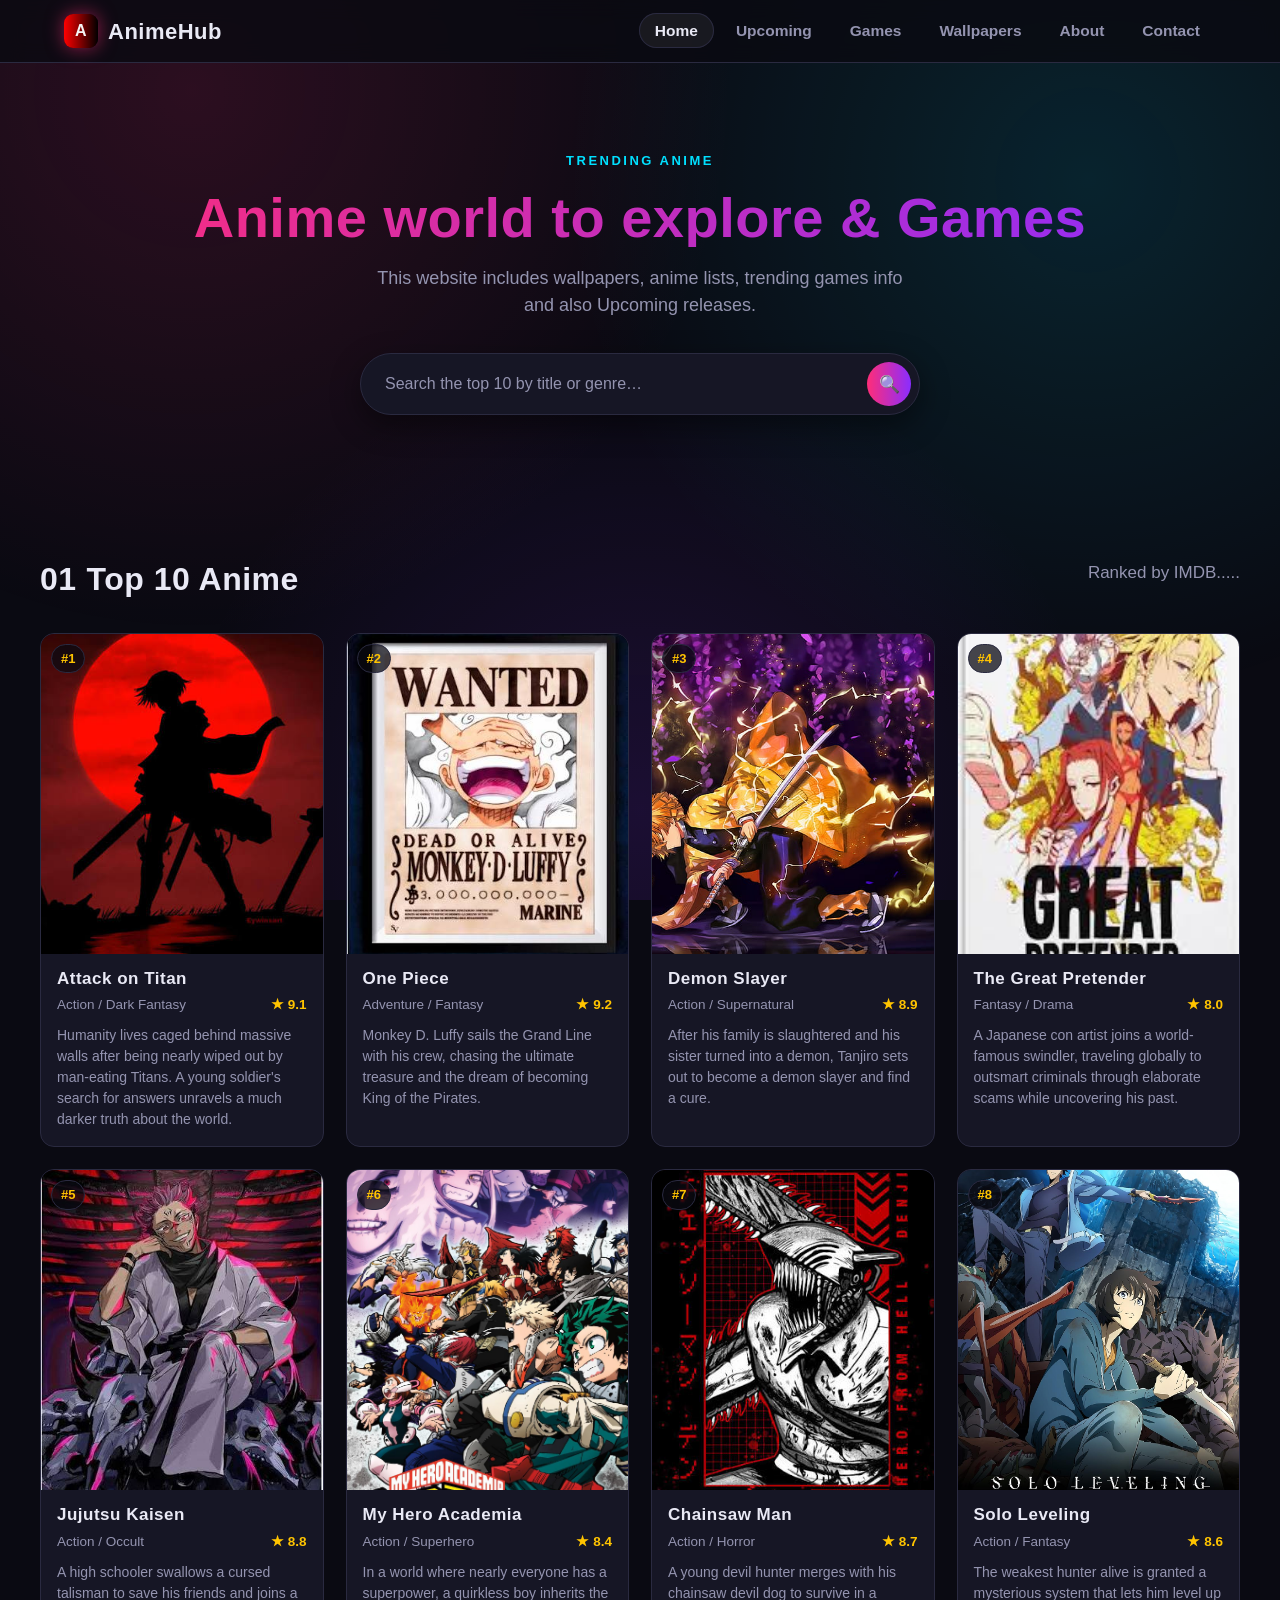
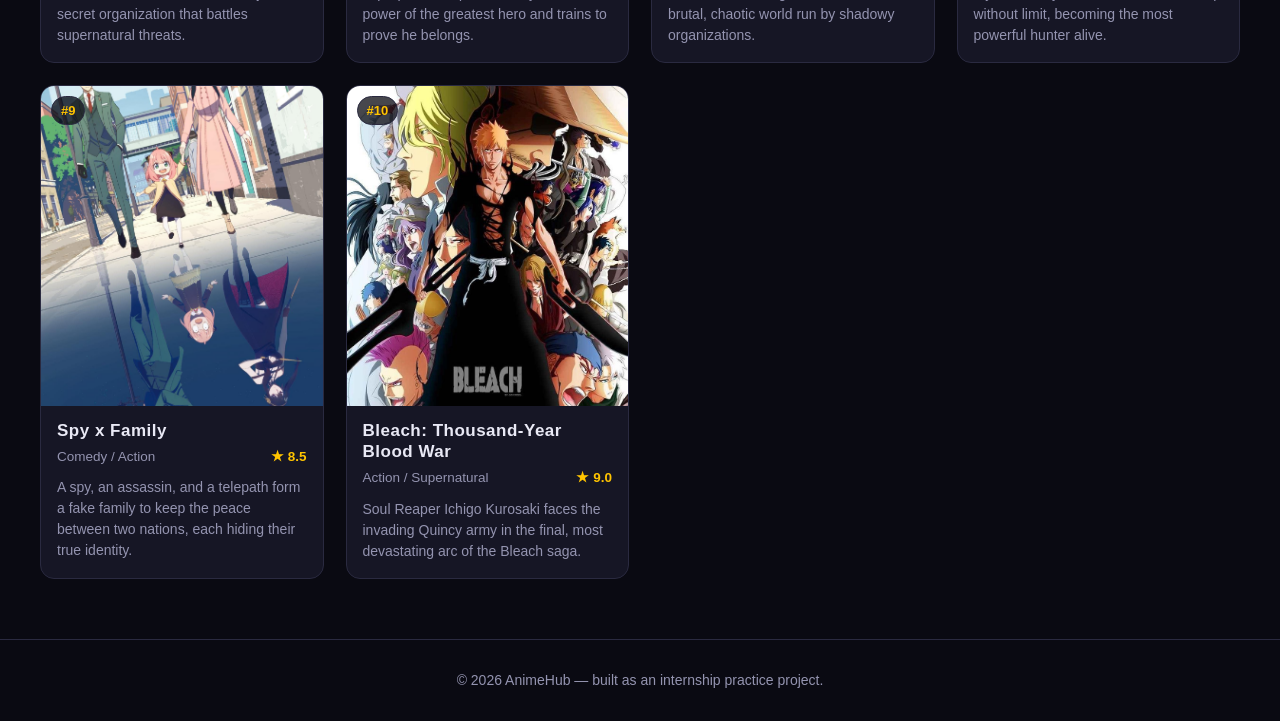
<file: index.html>
<!DOCTYPE html>
<html lang="en">
<head>
<meta charset="UTF-8">
<meta name="viewport" content="width=device-width, initial-scale=1.0">
<title>AnimeHub — Top 10 Anime, Wallpapers &amp; Games</title>
<link rel="stylesheet" href="css/style.css">
</head>
<body>
<!-- Splash Screen -->
<div id="splash-screen">
    <img src="loading.jpg" alt="AnimeHub Loading">

    <div class="splash-content">
        <h1>ANIMEHUB</h1>
        <p>Entering the anime world...</p>

        <div class="loading-bar">
            <div class="loading-progress"></div>
        </div>
    </div>
</div>
<div id="website-content">

  <nav class="navbar">
    <div class="nav-inner">
      <a href="index.html" class="brand"><span class="logo-mark">A</span>AnimeHub</a>
    <ul class="nav-links">
      <li><a href="index.html" class="active">Home</a></li>
      <li><a href="upcoming.html">Upcoming</a></li>
      <li><a href="games.html">Games</a></li>
      <li><a href="wallpapers.html">Wallpapers</a></li>
      <li><a href="about.html">About</a></li>
      <li><a href="contact.html">Contact</a></li>
    </ul>
  </div>
</nav>

<header class="hero container">
  <span class="eyebrow">Trending Anime</span>
  <h1>Anime world to explore &amp; Games</h1>
  <p>This website includes wallpapers, anime lists, trending games info and also Upcoming releases.</p>

  <div class="search-wrap">
    <input type="text" id="search-input" placeholder="Search the top 10 by title or genre…" onkeyup="searchAnime()">
    <button type="button"
    onclick="searchAnime()"
    aria-label="Search">🔍
  </button>
</div>
</header>

<section class="section container">
  <div class="section-head">
    <div>
      <h2><span class="num">01</span>Top 10 Anime</h2>
    </div>
    <p class="section-sub">Ranked by IMDB.....</p>
  </div>
  
  <div class="grid" id="top-anime-grid">
    
    <div class="card">
      <span class="rank">#1</span>
      <div class="poster-wrap"><img src="images/posters/image1.jpg" alt="Attack on Titan poster"></div>
      <div class="info">
        <h3>Attack on Titan</h3>
        <div class="meta">
          <span class="genre">Action / Dark Fantasy</span>
          <span class="rating">★ 9.1</span>
        </div>
        <p class="desc">Humanity lives caged behind massive walls after being nearly wiped out by man-eating Titans. A young soldier's search for answers unravels a much darker truth about the world.</p>
      </div>
    </div>
    <div class="card">
      <span class="rank">#2</span>
      <div class="poster-wrap">
        <a href="https://www.youtube.com/watch?v=A439AEWTJd8&list=RDA439AEWTJd8&start_radio=1" target="_blank">
        <img src="images/posters/images4.jpg" alt="One Piece poster">
    </a>  
      </div>
      <div class="info">
        <h3>One Piece</h3>
        <div class="meta">
          <span class="genre">Adventure / Fantasy</span>
          <span class="rating">★ 9.2</span>
        </div>
        <p class="desc">Monkey D. Luffy sails the Grand Line with his crew, chasing the ultimate treasure and the dream of becoming King of the Pirates.</p>
      </div>
    </div>

    <div class="card">
      <span class="rank">#3</span>
      <div class="poster-wrap"><img src="images/posters/images2.jpg" alt="Demon Slayer poster"></div>
      <div class="info">
        <h3>Demon Slayer</h3>
        <div class="meta">
          <span class="genre">Action / Supernatural</span>
          <span class="rating">★ 8.9</span>
        </div>
        <p class="desc">After his family is slaughtered and his sister turned into a demon, Tanjiro sets out to become a demon slayer and find a cure.</p>
      </div>
    </div>
    <div class="card">
      <span class="rank">#4</span>
      <div class="poster-wrap">
        <a href="https://www.youtube.com/shorts/-Dv1zYAiJV8" alt="blank" target="_blank">
          <img src="images/posters/images7.jpg" alt="Frieren poster"></div>
        </a>
      <div class="info">
        <h3>The Great Pretender</h3>
        <div class="meta">
          <span class="genre">Fantasy / Drama</span>
          <span class="rating">★ 8.0</span>
        </div>
        <p class="desc">A Japanese con artist joins a world-famous swindler, traveling globally to outsmart criminals through elaborate scams while uncovering his past.</p>
      </div>
    </div>
    
    <div class="card">
      <span class="rank">#5</span>
      <div class="poster-wrap"><img src="images/posters/images3.jpg" alt="Jujutsu Kaisen poster"></div>
      <div class="info">
        <h3>Jujutsu Kaisen</h3>
        <div class="meta">
          <span class="genre">Action / Occult</span>
          <span class="rating">★ 8.8</span>
        </div>
        <p class="desc">A high schooler swallows a cursed talisman to save his friends and joins a secret organization that battles supernatural threats.</p>
      </div>
    </div>


    <div class="card">
      <span class="rank">#6</span>
      <div class="poster-wrap"><img src="images/posters/images5.jpg" alt="My Hero Academia poster"></div>
      <div class="info">
        <h3>My Hero Academia</h3>
        <div class="meta">
          <span class="genre">Action / Superhero</span>
          <span class="rating">★ 8.4</span>
        </div>
        <p class="desc">In a world where nearly everyone has a superpower, a quirkless boy inherits the power of the greatest hero and trains to prove he belongs.</p>
      </div>
    </div>

    <div class="card">
      <span class="rank">#7</span>
      <div class="poster-wrap"><img src="images/posters/images6.jpg" alt="Chainsaw Man poster"></div>
      <div class="info">
        <h3>Chainsaw Man</h3>
        <div class="meta">
          <span class="genre">Action / Horror</span>
          <span class="rating">★ 8.7</span>
        </div>
        <p class="desc">A young devil hunter merges with his chainsaw devil dog to survive in a brutal, chaotic world run by shadowy organizations.</p>
      </div>
    </div>


    <div class="card">
      <span class="rank">#8</span>
      <div class="poster-wrap"><img src="images/posters/anime8.jpg" alt="Solo Leveling poster"></div>
      <div class="info">
        <h3>Solo Leveling</h3>
        <div class="meta">
          <span class="genre">Action / Fantasy</span>
          <span class="rating">★ 8.6</span>
        </div>
        <p class="desc">The weakest hunter alive is granted a mysterious system that lets him level up without limit, becoming the most powerful hunter alive.</p>
      </div>
    </div>

    <div class="card">
      <span class="rank">#9</span>
      <div class="poster-wrap"><img src="images/posters/images9.jpg" alt="Spy x Family poster"></div>
      <div class="info">
        <h3>Spy x Family</h3>
        <div class="meta">
          <span class="genre">Comedy / Action</span>
          <span class="rating">★ 8.5</span>
        </div>
        <p class="desc">A spy, an assassin, and a telepath form a fake family to keep the peace between two nations, each hiding their true identity.</p>
      </div>
    </div>
    
    <div class="card">
      <span class="rank">#10</span>
      <div class="poster-wrap"><img src="images/posters/images10.jpg" alt="Bleach poster"></div>
      <div class="info">
        <h3>Bleach: Thousand-Year Blood War</h3>
        <div class="meta">
          <span class="genre">Action / Supernatural</span>
          <span class="rating">★ 9.0</span>
        </div>
        <p class="desc">Soul Reaper Ichigo Kurosaki faces the invading Quincy army in the final, most devastating arc of the Bleach saga.</p>
      </div>
    </div>
  </div>
</section>

<footer>
  <div class="container">© 2026 AnimeHub — built as an internship practice project.</div>
</footer>

</div>
<script src="js/search.js"></script>
</body>
</html>
</file>
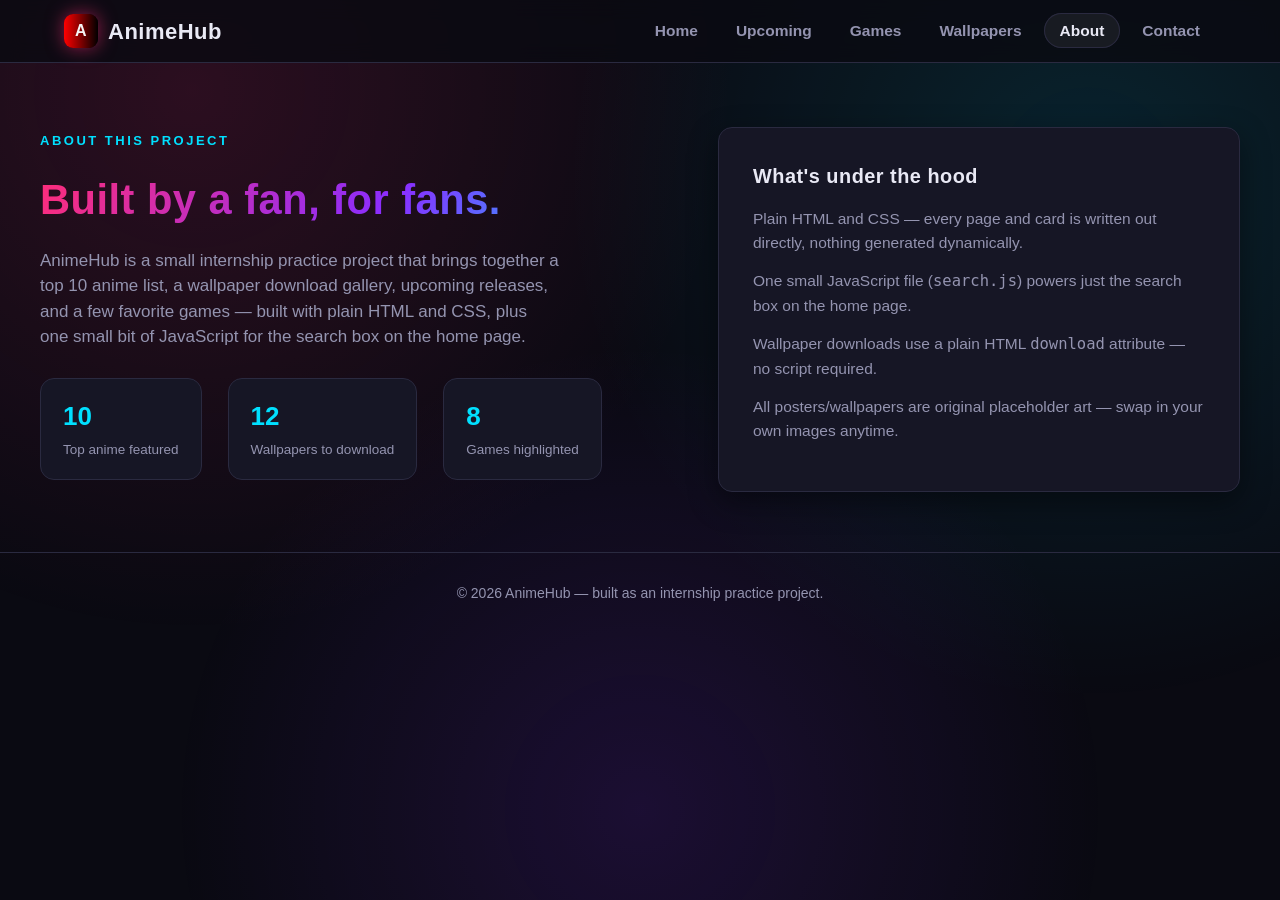
<file: about.html>
<!DOCTYPE html>
<html lang="en">
<head>
<meta charset="UTF-8">
<meta name="viewport" content="width=device-width, initial-scale=1.0">
<title>About — AnimeHub</title>
<link rel="stylesheet" href="css/style.css">
</head>
<body>

<nav class="navbar">
  <div class="nav-inner">
    <a href="index.html" class="brand"><span class="logo-mark">A</span>AnimeHub</a>
    <ul class="nav-links">
      <li><a href="index.html">Home</a></li>
      <li><a href="upcoming.html">Upcoming</a></li>
      <li><a href="games.html">Games</a></li>
      <li><a href="wallpapers.html">Wallpapers</a></li>
      <li><a href="about.html" class="active">About</a></li>
      <li><a href="contact.html">Contact</a></li>
    </ul>
  </div>
</nav>

<section class="section container" style="padding-top:64px;">
  <div class="about-grid">
    <div>
      <span class="eyebrow">About This Project</span>
      <h1 style="font-size:clamp(1.8rem,4vw,2.6rem);
       background:var(--grad);
        -webkit-background-clip:text;
         background-clip:text;
          color:transparent;
           margin-bottom:16px;">
           Built by a fan, for fans.
      </h1>
      <p style="color:var(--muted);
       font-size:17px;
        max-width:520px;">
        
        AnimeHub is a small internship practice project that brings together a top 10 anime list, a wallpaper
        download gallery, upcoming releases, and a few favorite games — built with plain HTML and CSS, plus
        one small bit of JavaScript for the search box on the home page.
      </p>
      <div class="stat-row">
        <div class="stat"><b>10</b><span>Top anime featured</span></div>
        <div class="stat"><b>12</b><span>Wallpapers to download</span></div>
        <div class="stat"><b>8</b><span>Games highlighted</span></div>
      </div>
    </div>
    <div class="form-card">
      <h3 style="margin-bottom:14px;">What's under the hood</h3>
      <p style="color:var(--muted); font-size:15.5px; 
      margin-bottom:10px;">
      Plain HTML and CSS — every page and card is written out directly, nothing generated dynamically.</p>
      <p style="color:var(--muted); font-size:15.5px;
       margin-bottom:10px;">
       One small JavaScript file (<code>search.js</code>) powers just the search box on the home page.</p>
      <p style="color:var(--muted);
       font-size:15.5px; margin-bottom:10px;">
       Wallpaper downloads use a plain HTML <code>download</code> attribute — no script required.</p>
      <p style="color:var(--muted);
       font-size:15.5px;">
       All posters/wallpapers are original placeholder art — swap in your own images anytime.</p>
    </div>
  </div>
</section>

<footer>
  <div class="container">© 2026 AnimeHub — built as an internship practice project.</div>
</footer>

</body>
</html>
</file>
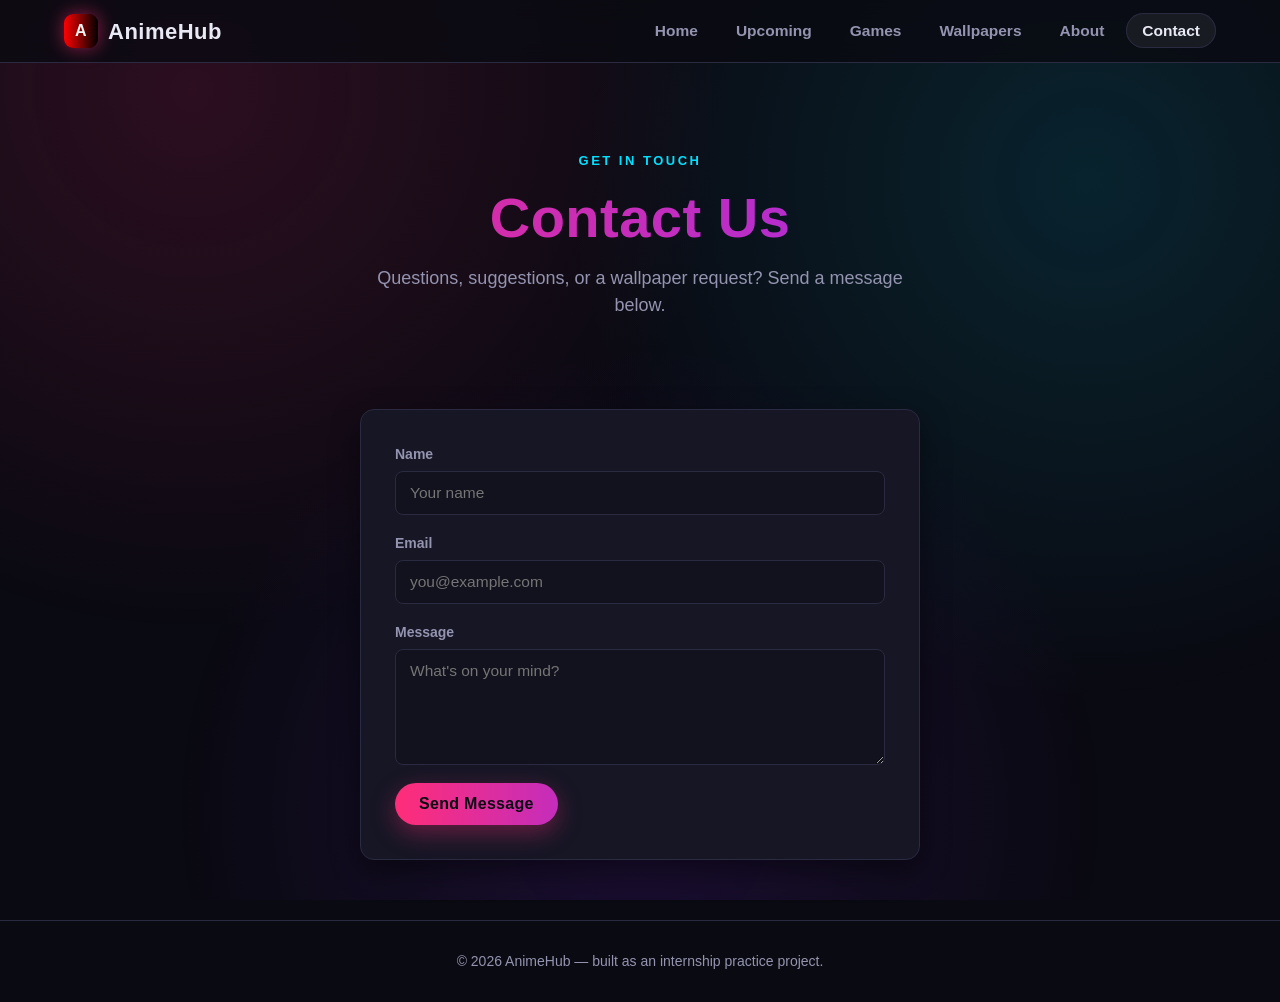
<file: contact.html>
<!DOCTYPE html>
<html lang="en">
<head>
<meta charset="UTF-8">
<meta name="viewport" content="width=device-width, initial-scale=1.0">
<title>Contact — AnimeHub</title>
<link rel="stylesheet" href="css/style.css">
</head>
<body>

<nav class="navbar">
  <div class="nav-inner">
    <a href="index.html" class="brand"><span class="logo-mark">A</span>AnimeHub</a>
    <ul class="nav-links">
      <li><a href="index.html">Home</a></li>
      <li><a href="upcoming.html">Upcoming</a></li>
      <li><a href="games.html">Games</a></li>
      <li><a href="wallpapers.html">Wallpapers</a></li>
      <li><a href="about.html">About</a></li>
      <li><a href="contact.html" class="active">Contact</a></li>
    </ul>
  </div>
</nav>

<header class="hero container">
  <span class="eyebrow">Get In Touch</span>
  <h1>Contact Us</h1>
  <p>Questions, suggestions, or a wallpaper request? Send a message below.</p>
</header>

<section class="section container" style="padding-top:0;">
  <!-- This form opens the user's email app with the message pre-filled.
       No JavaScript or backend server needed. -->
  <form class="form-card" action="mailto:hello@animehub.example" method="post" enctype="text/plain">
    <div class="field">
      <label for="name">Name</label>
      <input type="text" id="name" name="name" placeholder="Your name" required>
    </div>
    <div class="field">
      <label for="email">Email</label>
      <input type="email" id="email" name="email" placeholder="you@example.com" required>
    </div>
    <div class="field">
      <label for="message">Message</label>
      <textarea id="message" name="message" rows="5" placeholder="What's on your mind?" required></textarea>
    </div>
    <button type="submit" class="btn btn-primary">Send Message</button>
  </form>
</section>

<footer>
  <div class="container">© 2026 AnimeHub — built as an internship practice project.</div>
</footer>

</body>
</html>
</file>
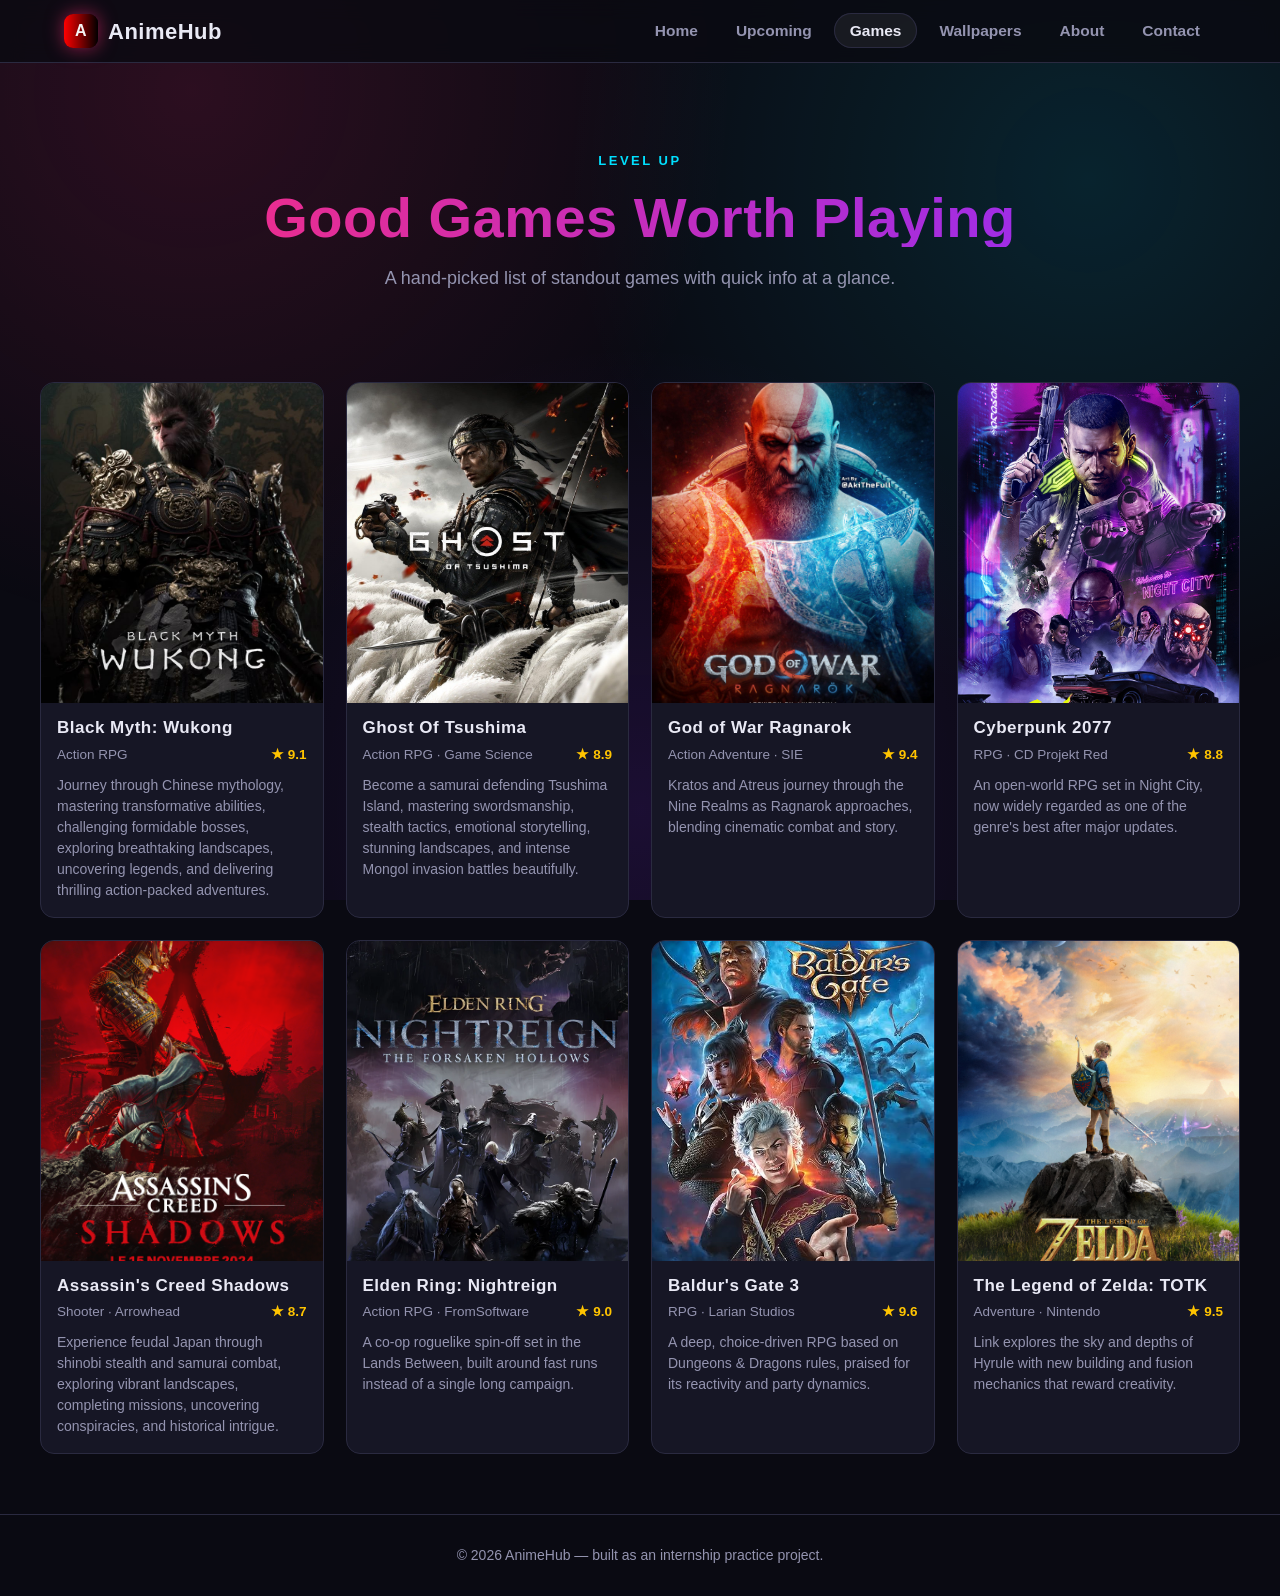
<file: games.html>
<!DOCTYPE html>
<html lang="en">
<head>
<meta charset="UTF-8">
<meta name="viewport" content="width=device-width, initial-scale=1.0">
<title>Games — AnimeHub</title>
<link rel="stylesheet" href="css/style.css">
</head>
<body>

<nav class="navbar">
  <div class="nav-inner">
    <a href="index.html" class="brand"><span class="logo-mark">A</span>AnimeHub</a>
    <ul class="nav-links">
      <li><a href="index.html">Home</a></li>
      <li><a href="upcoming.html">Upcoming</a></li>
      <li><a href="games.html" class="active">Games</a></li>
      <li><a href="wallpapers.html">Wallpapers</a></li>
      <li><a href="about.html">About</a></li>
      <li><a href="contact.html">Contact</a></li>
    </ul>
  </div>
</nav>

<header class="hero container">
  <span class="eyebrow">Level Up</span>
  <h1>Good Games Worth Playing</h1>
  <p>A hand-picked list of standout games with quick info at a glance.</p>
</header>

<section class="section container" style="padding-top:0;">
  <div class="grid">
    <div class="card">
      <div class="poster-wrap"><img src="images/games/game6.jpg" alt="Hades II poster"></div>
      <div class="info">
        <h3>Black Myth: Wukong</h3>
        <div class="meta"><span>Action RPG</span><span class="rating">★ 9.1</span></div>
        <p class="desc"> Journey through Chinese mythology, mastering transformative abilities, challenging formidable bosses, exploring breathtaking landscapes, uncovering legends, and delivering thrilling action-packed adventures.</p>
      </div>
    </div>

    <div class="card">
      <div class="poster-wrap"><img src="images/games/game8.jpg" alt="Black Myth Wukong poster"></div>
      <div class="info">
        <h3>Ghost Of Tsushima</h3>
        <div class="meta"><span>Action RPG · Game Science</span><span class="rating">★ 8.9</span></div>
        <p class="desc">Become a samurai defending Tsushima Island, mastering swordsmanship, stealth tactics, emotional storytelling, stunning landscapes, and intense Mongol invasion battles beautifully.</p>
      </div>
    </div>
    
    <div class="card">
      <div class="poster-wrap"><img src="images/games/game3.jpg" alt="God of War Ragnarok poster"></div>
      <div class="info">
        <h3>God of War Ragnarok</h3>
        <div class="meta"><span>Action Adventure · SIE</span><span class="rating">★ 9.4</span></div>
        <p class="desc">Kratos and Atreus journey through the Nine Realms as Ragnarok approaches, blending cinematic combat and story.</p>
      </div>
    </div>
    
    <div class="card">
      <div class="poster-wrap"><img src="images/games/game5.jpg" alt="Cyberpunk 2077 poster"></div>
      <div class="info">
        <h3>Cyberpunk 2077</h3>
        <div class="meta"><span>RPG · CD Projekt Red</span><span class="rating">★ 8.8</span></div>
        <p class="desc">An open-world RPG set in Night City, now widely regarded as one of the genre's best after major updates.</p>
      </div>
    </div>
    <div class="card">
      <div class="poster-wrap"><img src="images/games/game7.png" alt="Helldivers 2 poster"></div>
      <div class="info">
        <h3> Assassin's Creed Shadows</h3>
        <div class="meta"><span>Shooter · Arrowhead</span><span class="rating">★ 8.7</span></div>
        <p class="desc">Experience feudal Japan through shinobi stealth and samurai combat, exploring vibrant landscapes, completing missions, uncovering conspiracies, and historical intrigue.</p>
      </div>
    </div>
    
    <div class="card">
      <div class="poster-wrap"><img src="images/games/game1.jpg" alt="Elden Ring Nightreign poster"></div>
      <div class="info">
        <h3>Elden Ring: Nightreign</h3>
        <div class="meta"><span>Action RPG · FromSoftware</span><span class="rating">★ 9.0</span></div>
        <p class="desc">A co-op roguelike spin-off set in the Lands Between, built around fast runs instead of a single long campaign.</p>
      </div>
    </div>

    <div class="card">
      <div class="poster-wrap"><img src="images/games/game2.jpg" alt="Baldur's Gate 3 poster"></div>
      <div class="info">
        <h3>Baldur's Gate 3</h3>
        <div class="meta"><span>RPG · Larian Studios</span><span class="rating">★ 9.6</span></div>
        <p class="desc">A deep, choice-driven RPG based on Dungeons &amp; Dragons rules, praised for its reactivity and party dynamics.</p>
      </div>
    </div>


    <div class="card">
      <div class="poster-wrap"><img src="images/games/game4.jpg" alt="Zelda Tears of the Kingdom poster"></div>
      <div class="info">
        <h3>The Legend of Zelda: TOTK</h3>
        <div class="meta"><span>Adventure · Nintendo</span><span class="rating">★ 9.5</span></div>
        <p class="desc">Link explores the sky and depths of Hyrule with new building and fusion mechanics that reward creativity.</p>
      </div>
    </div>



  </div>
</section>

<footer>
  <div class="container">© 2026 AnimeHub — built as an internship practice project.</div>
</footer>

</body>
</html>
</file>
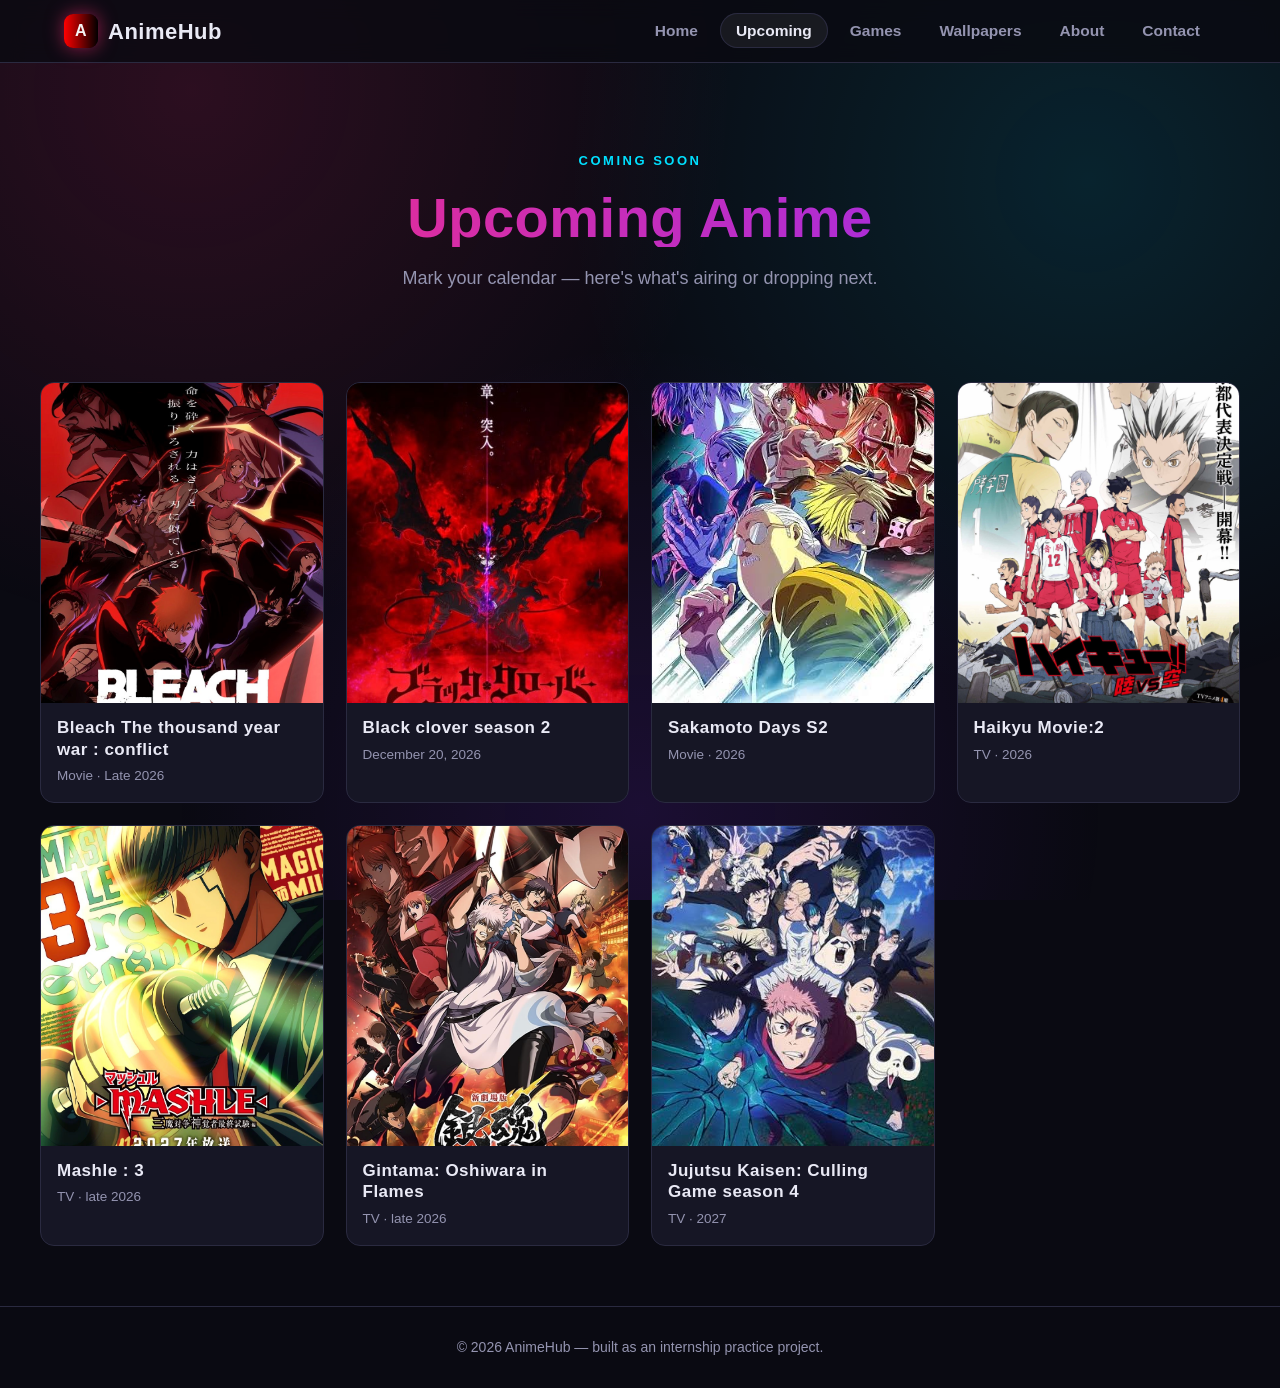
<file: upcoming.html>
<!DOCTYPE html>
<html lang="en">
<head>
<meta charset="UTF-8">
<meta name="viewport" content="width=device-width, initial-scale=1.0">
<title>Upcoming Anime — AnimeHub</title>
<link rel="stylesheet" href="css/style.css">
</head>
<body>

<nav class="navbar">
  <div class="nav-inner">
    <a href="index.html" class="brand"><span class="logo-mark">A</span>AnimeHub</a>
    <ul class="nav-links">
      <li><a href="index.html">Home</a></li>
      <li><a href="upcoming.html" class="active">Upcoming</a></li>
      <li><a href="games.html">Games</a></li>
      <li><a href="wallpapers.html">Wallpapers</a></li>
      <li><a href="about.html">About</a></li>
      <li><a href="contact.html">Contact</a></li>
    </ul>
  </div>
</nav>

<header class="hero container">
  <span class="eyebrow">Coming Soon</span>
  <h1>Upcoming Anime</h1>
  <p>Mark your calendar — here's what's airing or dropping next.</p>
</header>

<section class="section container" style="padding-top:0;">
  <div class="grid">

    <div class="card">
      <div class="poster-wrap"><img src="images/upcoming/bleach.jpg" alt="Chainsaw Man Reze Arc poster"></div>
      <div class="info">
        <h3>Bleach The thousand year war : conflict</h3>
        <div class="meta"><span>Movie · Late 2026</span></div>
      </div>
    </div>

    <div class="card">
      <div class="poster-wrap"><img src="images/upcoming/blackclover.jpg" alt="One Piece Egghead Saga poster"></div>
      <div class="info">
        <h3>Black clover season 2</h3>
        <div class="meta"><span>December 20, 2026</span></div>
      </div>
    </div>

    <div class="card">
      <div class="poster-wrap"><img src="images/upcoming/sakomoto.jpg" alt="Demon Slayer Infinity Castle Part 2 poster"></div>
      <div class="info">
        <h3>Sakamoto Days S2</h3>
        <div class="meta"><span>Movie · 2026</span></div>
      </div>
    </div>

    <div class="card">
      <div class="poster-wrap"><img src="images/upcoming/haikyu 2.jpg" alt="Kaiju No. 8 Season 2 poster"></div>
      <div class="info">
        <h3>Haikyu Movie:2</h3>
        <div class="meta"><span>TV · 2026</span></div>
      </div>
    </div>

    <div class="card">
      <div class="poster-wrap"><a href="https://en.wikipedia.org/wiki/My_Hero_Academia"
        ><img src="images/upcoming/mashle3.webp" alt="My Hero Academia Final Season poster"></a></div>
      <div class="info">
        <h3>Mashle : 3</h3>
        <div class="meta"><span>TV · late 2026</span></div>
      </div>
    </div>

    <div class="card">
      <div class="poster-wrap"><img src="images/upcoming/gintama oshiwara in flames.jpg" alt="Jujutsu Kaisen Culling Game poster"></div>
      <div class="info">
        <h3>Gintama: Oshiwara in Flames</h3>
        <div class="meta"><span>TV · late 2026</span></div>
      </div>
    </div>

  <div class="card">
      <div class="poster-wrap"><img src="images/upcoming/jujutsukaisen.jpg" alt="Jujutsu Kaisen Culling Game poster"></div>
      <div class="info">
        <h3>Jujutsu Kaisen: Culling Game season 4</h3>
        <div class="meta"><span>TV · 2027</span></div>
      </div>
    </div>
  </div>

</section>

<footer>
  <div class="container">© 2026 AnimeHub — built as an internship practice project.</div>
</footer>

</body>
</html>
</file>
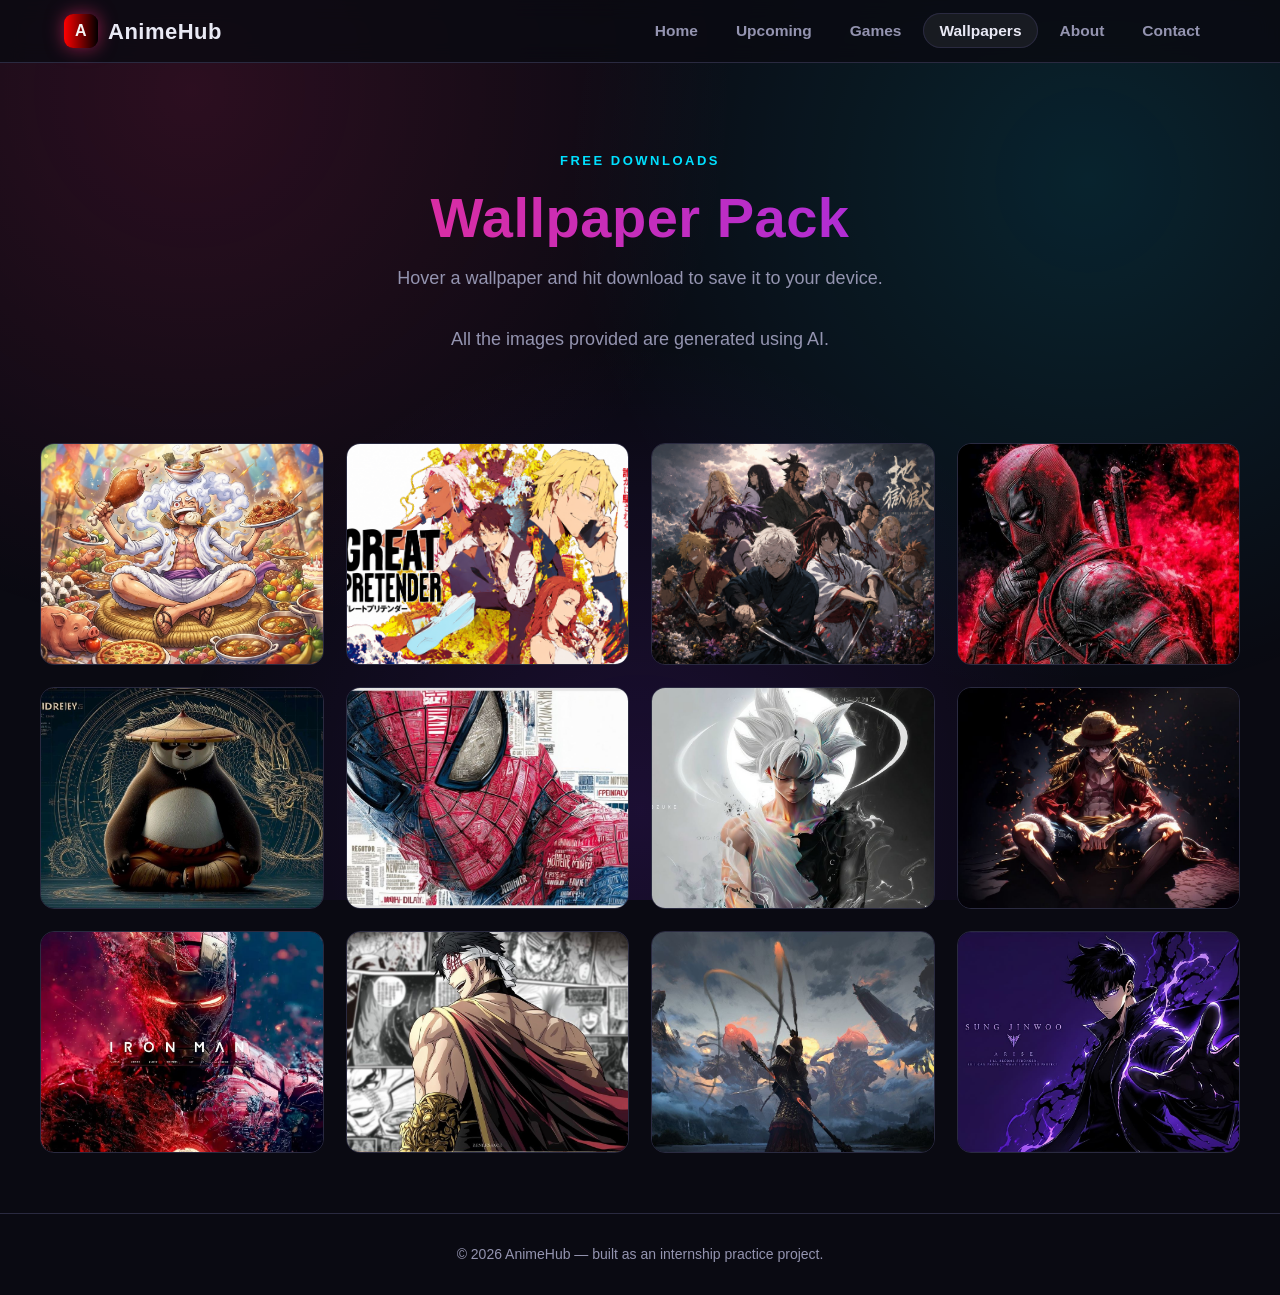
<file: wallpapers.html>
<!DOCTYPE html>
<html lang="en">
<head>
<meta charset="UTF-8">
<meta name="viewport" content="width=device-width, initial-scale=1.0">
<title>Wallpapers — AnimeHub</title>
<link rel="stylesheet" href="css/style.css">
</head>
<body>

<nav class="navbar">
  <div class="nav-inner">
    <a href="index.html" class="brand"><span class="logo-mark">A</span>AnimeHub</a>
    <ul class="nav-links">
      <li><a href="index.html">Home</a></li>
      <li><a href="upcoming.html">Upcoming</a></li>
      <li><a href="games.html">Games</a></li>
      <li><a href="wallpapers.html" class="active">Wallpapers</a></li>
      <li><a href="about.html">About</a></li>
      <li><a href="contact.html">Contact</a></li>
    </ul>
  </div>
</nav>

<header class="hero container">
  <span class="eyebrow">Free Downloads</span>
  <h1>Wallpaper Pack</h1>
  <p>Hover a wallpaper and hit download to save it to your device.</p>
  <p>All the images provided are generated using AI.</p>
</header>

<section class="section container" style="padding-top:0;">
  <div class="grid" style="grid-template-columns: repeat(auto-fill, minmax(230px,1fr));">

    <div class="wall-card">
      <img src="images/wallpapers/Luffy.png" alt="Neon Skyline wallpaper">
      <div class="wall-overlay"><span>Luffy gear 5</span><a class="dl-btn" href="images/wallpapers/Luffy.png" download>Download</a></div>
    </div>

    <div class="wall-card">
      <img src="images/wallpapers/The great pretender.png" alt="Sakura Dusk wallpaper">
      <div class="wall-overlay"><span>The Great Pretender</span><a class="dl-btn" href="images/wallpapers/The great pretender.png" download>Download</a></div>
    </div>

    <div class="wall-card">
      <img src="images/wallpapers/Hell's Paradise.png" alt="Hell's Paradise wallpaper">
      <div class="wall-overlay"><span>Hell's Paradise</span><a class="dl-btn" href="images/wallpapers/Hell's Paradise.png" download>Download</a></div>
    </div>

    <div class="wall-card">
      <img src="images/wallpapers/Deadpool.jpg" alt="Deadpool wallpaper">
      <div class="wall-overlay"><span>Deadpool</span><a class="dl-btn" href="images/wallpapers/Deadpool.jpg" download>Download</a></div>
    </div>

    <div class="wall-card">
      <img src="images/wallpapers/Panda.jpg" alt="Starlit Shrine wallpaper">
      <div class="wall-overlay"><span>Dragon Warrior</span><a class="dl-btn" href="images/wallpapers/Panda.jpg" download>Download</a></div>
    </div>

    <div class="wall-card">
      <img src="images/wallpapers/Spidey.jpg" alt="Crimson Katana wallpaper">
      <div class="wall-overlay"><span>Spidey</span><a class="dl-btn" href="images/wallpapers/Spidey.jpg" download>Download</a></div>
    </div>

    <div class="wall-card">
      <img src="images/wallpapers/Goku.jpg" alt="Voidwalker wallpaper">
      <div class="wall-overlay"><span>GOKU</span><a class="dl-btn" href="images/wallpapers/Goku.jpg" download>Download</a></div>
    </div>

    <div class="wall-card">
      <img src="images/wallpapers/Captain.jpg" alt="Electric Temple wallpaper">
      <div class="wall-overlay"><span>Pirate King</span><a class="dl-btn" href="images/wallpapers/Captain.jpg" download>Download</a></div>
    </div>

    <div class="wall-card">
      <img src="images/wallpapers/Ironman.jpg" alt="Ronin Sunset wallpaper">
      <div class="wall-overlay"><span>Iron Man</span><a class="dl-btn" href="images/wallpapers/Ironman.jpg" download>Download</a></div>
    </div>

    <div class="wall-card">
      <img src="images/wallpapers/king.jpg" alt="Frost Spirit wallpaper">
      <div class="wall-overlay"><span>First KING</span><a class="dl-btn" href="images/wallpapers/king.jpg" download>Download</a></div>
    </div>

    <div class="wall-card">
      <img src="images/wallpapers/Wukong.jpg" alt="Aurora Dojo wallpaper">
      <div class="wall-overlay"><span>Handsome Sage</span><a class="dl-btn" href="images/wallpapers/Wukong.jpg" download>Download</a></div>
    </div>

    <div class="wall-card">
      <img src="images/wallpapers/Sung Jinwoo.jpg" alt="Glitch Garden wallpaper">
      <div class="wall-overlay"><span>Sung Jinwoo</span><a class="dl-btn" href="images/wallpapers/Sung Jinwoo.jpg" download>Download</a></div>
    </div>

  </div>
</section>

<footer>
  <div class="container">© 2026 AnimeHub — built as an internship practice project.</div>
</footer>

</body>
</html>
</file>
<file: css/style.css>
/* ============================================================
   ANIMEHUB — MAIN STYLESHEET
   ============================================================ */

:root {
  --bg: #0a0a12;
  --bg-soft: #12121e;
  --panel: #161625;
  --line: #2a2a40;
  --text: #e9e9f5;
  --muted: #9494b0;
  --red: #ff2d78;
  --cyan: #00e0ff;
  --purple: #8a2dff;
  --gold: #ffc400;
  --grad: linear-gradient(120deg, var(--red), var(--purple) 55%, var(--cyan));
  --radius: 14px;
  --shadow: 0 10px 30px rgba(0,0,0,.45);
}
/* =========================
   ANIMEHUB SPLASH SCREEN
   ========================= */

#splash-screen {
    position: fixed;
    inset: 0;
    width: 100%;
    height: 100vh;

    background: #080808;

    display: flex;
    justify-content: center;
    align-items: center;

    overflow: hidden;
    z-index: 99999;

    transition: opacity 1s ease, visibility 1s ease;
}

/* Anime Image */

#splash-screen img {
    position: absolute;

    width: 100%;
    height: 100%;

    object-fit: cover;

    opacity: 0.65;
}

/* Dark overlay */

#splash-screen::after {
    content: "";

    position: absolute;
    inset: 0;

    background: rgba(0, 0, 0, 0.45);
}

/* Text and loading section */

.splash-content {
    position: relative;
    z-index: 2;

    text-align: center;
    color: white;
}

/* Logo */

.splash-content h1 {
    font-size: 55px;
    letter-spacing: 8px;
    margin: 0;

    animation: logoAppear 1.5s ease;
}

/* Subtitle */

.splash-content p {
    font-size: 16px;
    letter-spacing: 3px;

    color: #ddd;

    margin-top: 10px;

    animation: textAppear 2s ease;
}

/* Loading bar */

.loading-bar {
    width: 250px;
    height: 4px;

    background: rgba(255, 255, 255, 0.25);

    margin: 25px auto 0;

    overflow: hidden;
}

/* Progress */

.loading-progress {
    width: 0%;
    height: 100%;

    background: white;

    animation: loading 2.5s ease forwards;
}

/* Hide splash */

#splash-screen.hide {
    opacity: 0;
    visibility: hidden;
}


/* =========================
   ANIMATIONS
   ========================= */

@keyframes loading {

    0% {
        width: 0%;
    }

    100% {
        width: 100%;
    }
}

@keyframes logoAppear {

    from {
        opacity: 0;
        transform: scale(0.8);
    }

    to {
        opacity: 1;
        transform: scale(1);
    }
}

@keyframes textAppear {

    from {
        opacity: 0;
    }

    to {
        opacity: 1;
    }
}

* { box-sizing: border-box; }

html { scroll-behavior: smooth; }

body {
  margin: 0;
  background: var(--bg);
  color: var(--text);
  font-family: 'Rajdhani', sans-serif;
  font-size: 17px;
  line-height: 1.5;
  min-height: 100vh;
}

body::before {
  content: "";
  position: fixed;
  inset: 0;
  background:
    radial-gradient(circle at 15% 10%, rgba(255,45,120,.14), transparent 40%),
    radial-gradient(circle at 85% 20%, rgba(0,224,255,.12), transparent 40%),
    radial-gradient(circle at 50% 90%, rgba(138,45,255,.14), transparent 45%);
  pointer-events: none;
  z-index: 0;
}

h1, h2, h3, .brand, .logo-mark {
  font-family: 'Orbitron', sans-serif;
  letter-spacing: .5px;
  margin: 0;
}

a { color: inherit; text-decoration: none; }

img { max-width: 100%; display: block; }

.container {
  max-width: 1200px;
  margin: 0 auto;
  padding: 0 24px;
  position: relative;
  z-index: 1;
}

/* ---------------- Focus visibility ---------------- */
a:focus-visible, button:focus-visible, input:focus-visible {
  outline: 2px solid var(--cyan);
  outline-offset: 3px;
}

@media (prefers-reduced-motion: reduce) {
  *, *::before, *::after { animation-duration: .001ms !important; transition-duration: .001ms !important; }
}

/* ---------------- Navbar ---------------- */
.navbar {
  position: sticky;
  top: 0;
  z-index: 50;
  background: rgba(10,10,18,.82);
  backdrop-filter: blur(10px);
  border-bottom: 1px solid var(--line);
}

.nav-inner {
  display: flex;
  align-items: center;
  justify-content: space-between;
  padding: 14px 24px;
  max-width: 1200px;
  margin: 0 auto;
}

.brand {
  display: flex;
  align-items: center;
  gap: 10px;
  font-size: 22px;
  font-weight: 900;
  color: var(--text);
}

.logo-mark {
  width: 34px; height: 34px;
  border-radius: 9px;
  background: linear-gradient(90deg,red , black);
  display: flex; align-items: center; justify-content: center;
  font-size: 16px;
  color:whitesmoke;
  box-shadow: 0 0 18px rgba(255,45,120,.55);
}

.nav-links {
  display: flex;
  gap: 6px;
  list-style: none;
  margin: 0; padding: 0;
}

.nav-links a {
  padding: 9px 16px;
  border-radius: 999px;
  font-weight: 600;
  font-size: 15.5px;
  color: var(--muted);
  transition: color .2s ease, background .2s ease;
}

.nav-links a:hover, .nav-links a.active {
  color: var(--text);
  background: rgba(255,255,255,.06);
}

.nav-links a.active { box-shadow: inset 0 0 0 1px var(--line); }

/* No JS needed for mobile — the nav just wraps onto a second line */
@media (max-width: 820px) {
  .nav-inner { flex-wrap: wrap; row-gap: 10px; }
  .nav-links { flex-wrap: wrap; justify-content: center; width: 100%; }
}

/* ---------------- Buttons ---------------- */
.btn {
  display: inline-flex;
  align-items: center;
  gap: 8px;
  padding: 12px 24px;
  border-radius: 999px;
  border: none;
  font-family: 'Rajdhani', sans-serif;
  font-weight: 700;
  font-size: 16px;
  letter-spacing: .3px;
  cursor: pointer;
  transition: transform .18s ease, box-shadow .18s ease;
}

.btn-primary {
  background: linear-gradient(90deg, #ff2d78, #8a2dff);
  background-size: 200% 200%;
  color: #0a0a12;
  box-shadow: 0 8px 24px rgba(255,45,120,.35);
}
.btn-primary:hover { transform: translateY(-2px); box-shadow: 0 12px 30px rgba(0,224,255,.4);  }


/* ---------------- Hero ---------------- */
.hero {
  padding: 84px 0 56px;
  text-align: center;
  position: relative;
  z-index: 1;
}

.eyebrow {
  display: inline-block;
  font-size: 13px;
  letter-spacing: 2.5px;
  text-transform: uppercase;
  color: var(--cyan);
  font-weight: 700;
  margin-bottom: 18px;
}

.hero h1 {
  font-size: 3.5rem;
  font-weight: 900;
  line-height: 1.05;
  background: linear-gradient(90deg, #ff2d78, #8a2dff);
  -webkit-background-clip: text;
  background-clip: text;
  color: transparent;
  margin-bottom: 18px;
}

.hero p {
  color: var(--muted);
  max-width: 560px;
  margin: 0 auto 34px;
  font-size: 18px;
}

/* ---------------- Search ---------------- */
.search-wrap {
  max-width: 560px;
  margin: 0 auto 12px;
  display: flex;
  gap: 10px;
  background: var(--panel);
  border: 1px solid var(--line);
  padding: 8px;
  border-radius: 999px;
  box-shadow: var(--shadow);
}

.search-wrap input {
  flex: 1;
  background: transparent;
  border: none;
  color: var(--text);
  font-family: 'Rajdhani', sans-serif;
  font-size: 16px;
  padding: 10px 16px;
}
.search-wrap input:focus { outline: none; }
.search-wrap input::placeholder { color: var(--muted); }

.search-wrap button {
  background: linear-gradient(90deg, #ff2d78, #8a2dff);
  border: none;
  color: #0a0a12;
  border-radius: 999px;
  width: 44px; height: 44px;
  font-size: 17px;
  cursor: pointer;
  flex-shrink: 0;
}

.search-hint { text-align: center; color: var(--muted); font-size: 14px; min-height: 20px; margin-bottom: 20px; }

/* ---------------- Section headers ---------------- */
.section {
  padding: 60px 0;
  position: relative;
  z-index: 1;
}

.section-head {
  display: flex;
  align-items: flex-end;
  justify-content: space-between;
  gap: 20px;
  margin-bottom: 30px;
  flex-wrap: wrap;
}

.section-head h2 {
  font-size: 2rem;
  font-weight: 800;
}

.section-head .num {
  color: var(--pink);
  margin-right: 10px;
}

.section-sub { color: var(--muted); max-width: 480px; }

/* ---------------- Card grid ---------------- */
.grid {
  display: grid;
  grid-template-columns: repeat(4, 1fr);
  gap: 22px;
}

.card {
  background: var(--panel);
  border: 1px solid var(--line);
  border-radius: var(--radius);
  overflow: hidden;
  position: relative;
  transition: transform .28s ease, box-shadow .28s ease, border-color .28s ease;
  display: flex;
  flex-direction: column;
}


.card:hover {
  transform: translateY(-6px);
  box-shadow: 0 16px 34px rgba(0,0,0,.5);
}
.card:hover::before { opacity: 1; }

.card .rank {
  position: absolute;
  top: 10px; left: 10px;
  font-family: 'Orbitron', sans-serif;
  font-size: 13px;
  font-weight: 800;
  background: rgba(10,10,18,.75);
  border: 1px solid var(--line);
  padding: 4px 9px;
  border-radius: 999px;
  color: var(--gold);
  z-index: 2;
}

.card .poster-wrap { height: 320px; 
  overflow: hidden;
   background: #000; }
.card .poster-wrap img { width: 100%;
                          height: 100%;
                            object-fit: cover;
                              transition: transform .4s ease;
 }
.card:hover .poster-wrap img { transform: scale(1.06); }

.card .info { padding: 14px 16px 16px; flex: 1; display: flex; flex-direction: column; gap: 6px; }
.card .info h3 { font-size: 17px; font-weight: 700; line-height: 1.25; }
.card .meta { display: flex; justify-content: space-between; font-size: 13.5px; color: var(--muted); }
.card .meta .rating { color: var(--gold); font-weight: 700; }

/* game / upcoming card variants reuse .card */
.card p.desc { font-size: 14px; color: var(--muted); margin: 4px 0 0; }

/* ---------------- Wallpapers ---------------- */
.wall-card { position: relative;
   border-radius: var(--radius);
    overflow: hidden; border:
     1px solid var(--line);
      background: #000; }
.wall-card img {
   height: 220px; 
   object-fit: cover;
    width: 100%; 
    transition: transform .4s ease;
  }
.wall-card:hover img {
   transform: scale(1.08); 
  }
.wall-overlay {
  position: absolute;
  inset: 0;
  background: linear-gradient(to top, rgba(0,0,0,.85), transparent 55%);
  display: flex;
   align-items: flex-end;
    justify-content: space-between;
  padding: 14px;
  opacity: 0; transition: opacity .25s ease;
}
.wall-card:hover .wall-overlay { opacity: 1; }
.wall-overlay span {
   font-weight: 700;
    font-family: 'Orbitron', sans-serif;
     font-size: 13px; }
.dl-btn {
  display: inline-block;
  background: linear-gradient(90deg, #ff2d78, #8a2dff);
  color: #0a0a12;
  border: none;
  border-radius: 8px;
  padding: 7px 12px;
  font-weight: 700;
  font-size: 13px;
  cursor: pointer;
}

/* ---------------- Forms ---------------- */
.form-card {
  background: var(--panel);
  border: 1px solid var(--line);
  border-radius: var(--radius);
  padding: 34px;
  max-width: 560px;
  margin: 0 auto;
  box-shadow: var(--shadow);
}
.field { margin-bottom: 18px;
   display: flex;
    flex-direction: column;
     gap: 6px; }
.field label { font-size: 14px;
    color: var(--muted);
    font-weight: 600; 
  }
.field input, .field textarea {
  background: var(--bg-soft);
  border: 1px solid var(--line);
  border-radius: 8px;
  padding: 12px 14px;
  color: var(--text);
  font-family: 'Rajdhani', sans-serif;
  font-size: 15.5px;
  resize: vertical;
}
.field input:focus, .field textarea:focus { outline: none; border-color: var(--cyan); }
.form-msg { margin-top: 14px; font-size: 14.5px; min-height: 20px; }
.form-msg.ok { color: #4ee1a0; }
.form-msg.err { color: #ff6b8b; }

/* ---------------- About page ---------------- */
.about-grid { display: grid; grid-template-columns: 1.1fr .9fr; gap: 40px; align-items: start; }
@media (max-width: 800px) { .about-grid { grid-template-columns: 1fr; } }
.stat-row { display: flex; gap: 26px; flex-wrap: wrap; margin-top: 28px; }
.stat { background: var(--panel); border: 1px solid var(--line); border-radius: var(--radius); padding: 18px 22px; min-width: 130px; }
.stat b { display: block; font-family: 'Orbitron', sans-serif; font-size: 26px; color: var(--cyan); }
.stat span { color: var(--muted); font-size: 13.5px; }

/* ---------------- Detail page ---------------- */
.detail-hero {
  display: grid;
  grid-template-columns: 320px 1fr;
  gap: 40px;
  align-items: start;
  padding: 50px 0;
}
@media (max-width: 760px) { .detail-hero { grid-template-columns: 1fr; } }
.detail-hero .poster-wrap { border-radius: var(--radius); overflow: hidden; border: 1px solid var(--line); box-shadow: var(--shadow); }
.detail-hero .tags { display: flex; gap: 10px; flex-wrap: wrap; margin: 14px 0 18px; }
.tag { border: 1px solid var(--line); padding: 6px 14px; border-radius: 999px; font-size: 13.5px; color: var(--muted); }
.detail-hero h1 { font-size: clamp(1.8rem, 4vw, 2.6rem); margin-bottom: 8px; }
.detail-hero .synopsis { color: var(--text); opacity: .9; max-width: 620px; margin: 18px 0; font-size: 17px; }

/* ---------------- Footer ---------------- */
footer {
  border-top: 1px solid var(--line);
  padding: 30px 0;
  color: var(--muted);
  font-size: 14px;
  text-align: center;
  position: relative;
  z-index: 1;
}

.back-link { display: inline-flex; align-items: center; gap: 6px; color: var(--cyan); font-weight: 600; margin-bottom: 20px; }
.back-link:hover { text-decoration: underline; }

.not-found { text-align: center; padding: 80px 0; color: var(--muted); }

/* ============================================================
   ANIMEHUB — MOBILE RESPONSIVE
   ============================================================ */

@media (max-width: 768px) {

    /* ---------- CONTAINER ---------- */

    .container {
        padding-left: 15px;
        padding-right: 15px;
    }


    /* ---------- NAVBAR ---------- */

    .nav-inner {
        padding: 12px 15px;
        flex-direction: column;
        gap: 12px;
    }

    .brand {
        font-size: 21px;
    }

    .nav-links {
        width: 100%;
        display: flex;
        flex-wrap: wrap;
        justify-content: center;
        gap: 6px;
    }

    .nav-links a {
        padding: 7px 10px;
        font-size: 13px;
    }


    /* ---------- HERO ---------- */

    .hero {
        padding: 55px 15px 40px;
    }

    .eyebrow {
        font-size: 11px;
        letter-spacing: 2px;
        margin-bottom: 12px;
    }

    .hero h1 {
        font-size: 2.2rem;
        line-height: 1.1;
        margin-bottom: 15px;
    }

    .hero p {
        font-size: 15px;
        line-height: 1.5;
        margin-bottom: 25px;
    }


    /* ---------- SEARCH ---------- */

    .search-wrap {
        width: 100%;
        padding: 6px;
        gap: 5px;
    }

    .search-wrap input {
        min-width: 0;
        width: 100%;
        font-size: 14px;
        padding: 10px 12px;
    }

    .search-wrap button {
        width: 40px;
        height: 40px;
        flex-shrink: 0;
    }


    /* ---------- SECTION ---------- */

    .section {
        padding: 40px 15px;
    }

    .section-head {
        align-items: flex-start;
        flex-direction: column;
        gap: 5px;
        margin-bottom: 20px;
    }

    .section-head h2 {
        font-size: 1.5rem;
    }

    .section-sub {
        font-size: 13px;
    }


    /* ---------- ANIME GRID ---------- */

    .grid {
        grid-template-columns: repeat(2, minmax(0, 1fr));
        gap: 12px;
    }


    /* ---------- ANIME CARD ---------- */

    .card .poster-wrap {
        height: 240px;
    }

    .card .info {
        padding: 10px;
        gap: 5px;
    }

    .card .info h3 {
        font-size: 15px;
        line-height: 1.25;
    }

    .card .meta {
        flex-direction: column;
        align-items: flex-start;
        gap: 3px;
        font-size: 12px;
    }

    .card p.desc {
        font-size: 12px;
        line-height: 1.4;
    }

    .card .rank {
        top: 7px;
        left: 7px;
        font-size: 11px;
        padding: 3px 7px;
    }


    /* ---------- FOOTER ---------- */

    footer {
        padding: 25px 15px;
        font-size: 12px;
    }


    /* ---------- SPLASH SCREEN ---------- */

    .splash-content h1 {
        font-size: 38px;
        letter-spacing: 5px;
    }

    .splash-content p {
        font-size: 12px;
        letter-spacing: 2px;
    }

    .loading-bar {
        width: 200px;
    }
}


/* ============================================================
   VERY SMALL PHONES
   ============================================================ */

@media (max-width: 400px) {

    .nav-links {
        gap: 5px;
    }

    .nav-links a {
        padding: 6px 8px;
        font-size: 12px;
    }

    .hero h1 {
        font-size: 1.9rem;
    }

    .hero p {
        font-size: 14px;
    }

    .grid {
        gap: 9px;
    }

    .card .poster-wrap {
        height: 210px;
    }

    .card .info h3 {
        font-size: 14px;
    }

    .card p.desc {
        font-size: 11px;
    }
}
</file>
